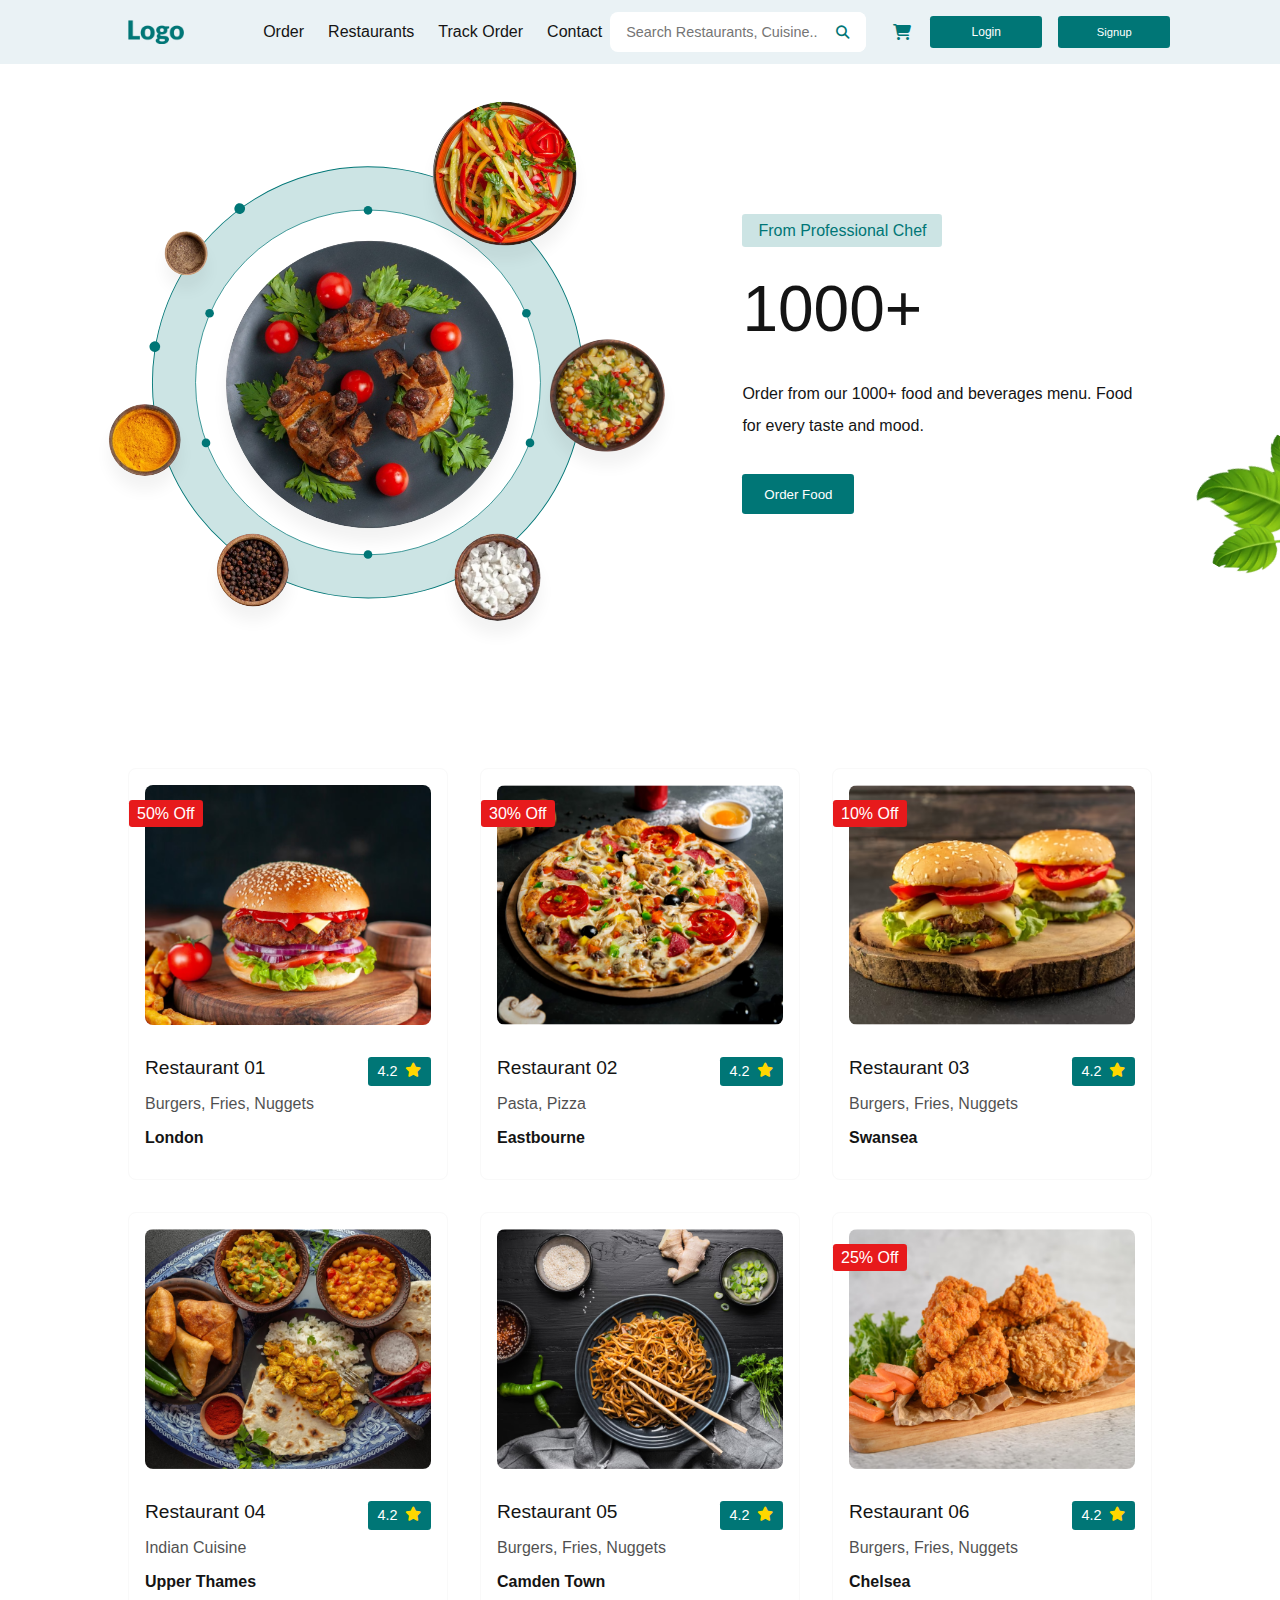
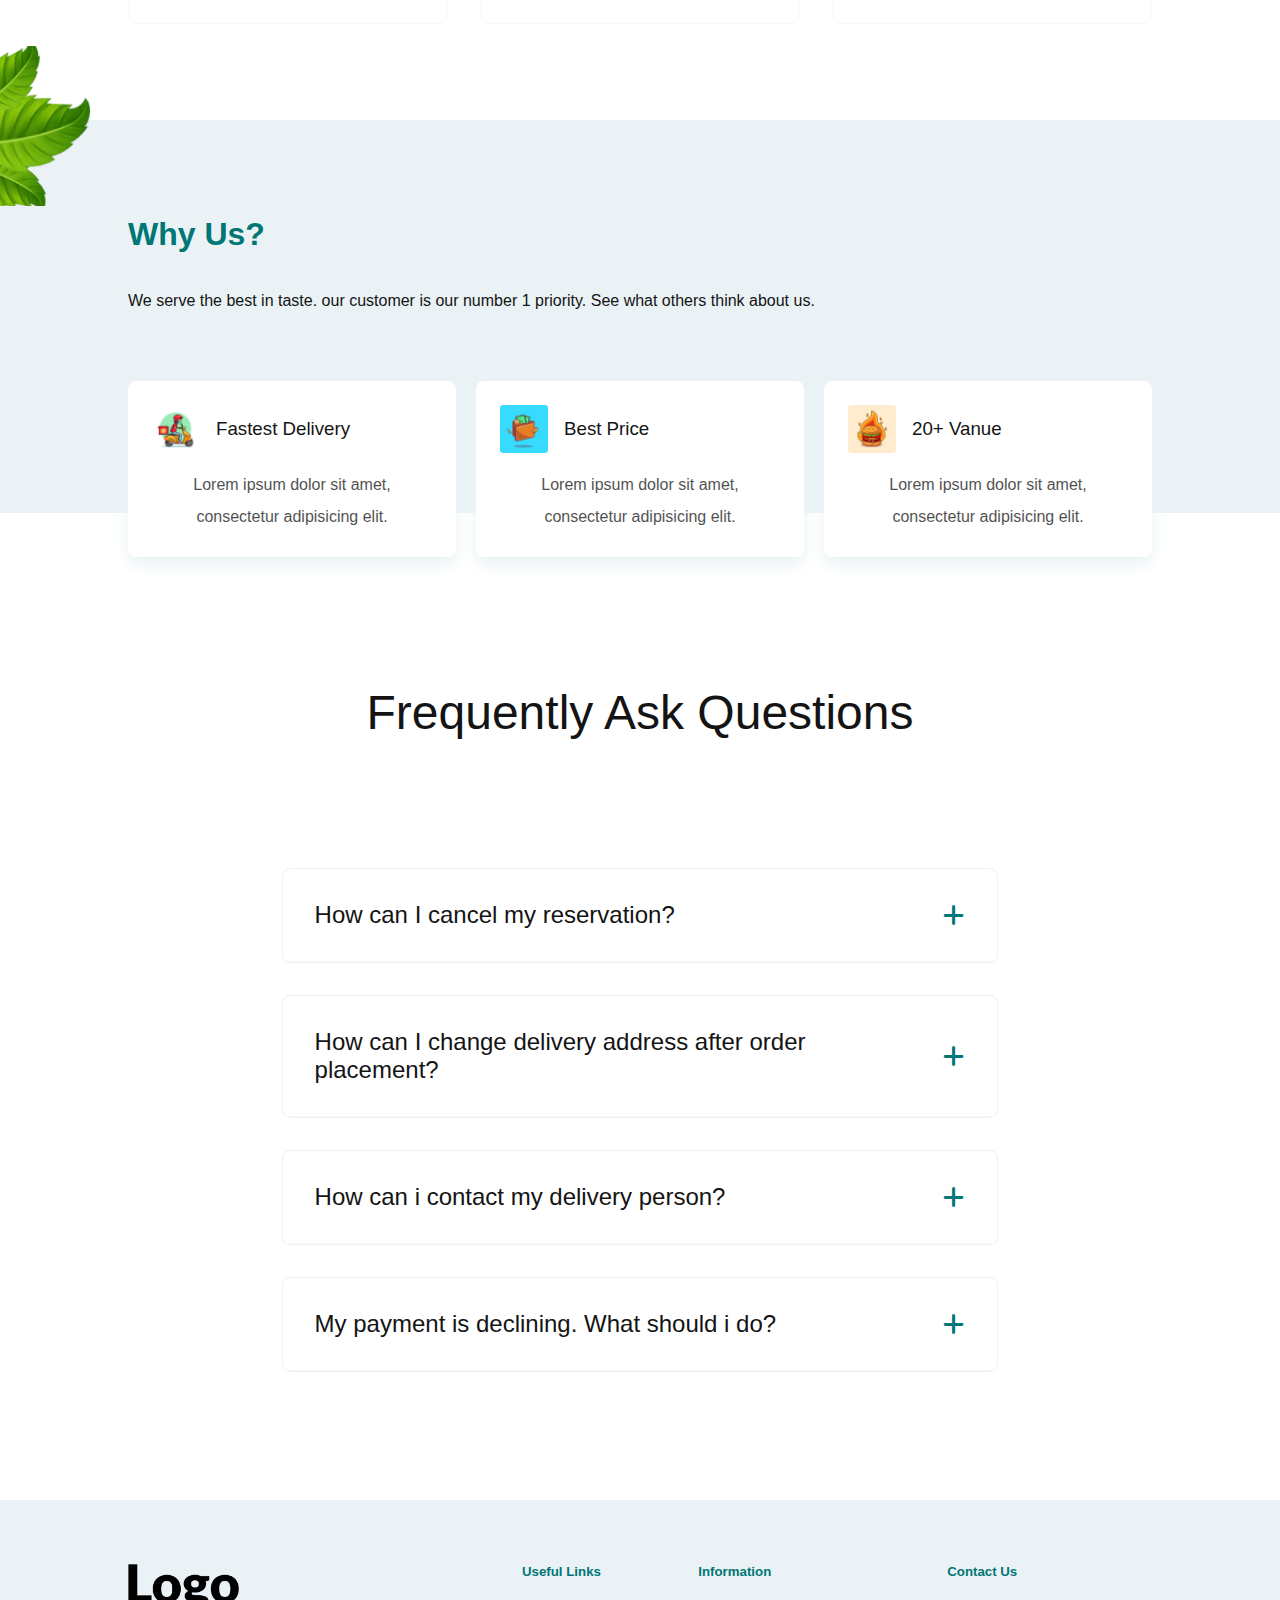
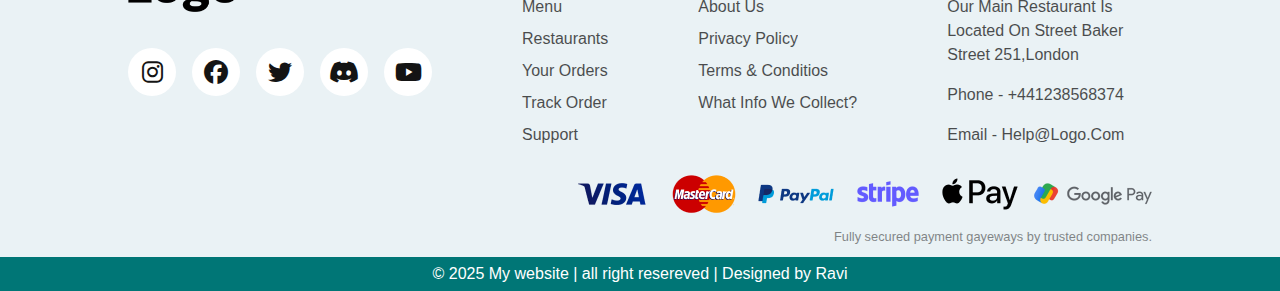
<file: index.html>
<!DOCTYPE html>
<html lang="en">
<head>
    <meta charset="UTF-8">
    <meta name="viewport" content="width=device-width, initial-scale=1.0">
    <title>Delivery Panda</title>
    <link rel="stylesheet" href="styles.css">
    <link rel="stylesheet" href="https://cdnjs.cloudflare.com/ajax/libs/font-awesome/6.7.2/css/all.min.css">
</head>
<body>
    
    <header>
        <nav class="navbar">
            <img src="img/logo.png" class="logo" alt="">

            <ul class="links-container">
                <li class="link-items"><a href="#" class="links">Order</a></li>
                <li class="link-items"><a href="#restaurant" class="links">Restaurants</a></li>
                <li class="link-items"><a href="#" class="links">Track Order</a></li>
                <li class="link-items"><a href="#footer" class="links">Contact</a></li>
            </ul>

            <div class="nav-extras">
                <div class="search">
                    <input type="text" class="search-box" placeholder="Search Restaurants, Cuisine....">
                    <button class="search-btn"><i class="fa-solid fa-magnifying-glass"></i></button>
                </div>

                <a href="cart.html" class="cart"><i class="fa-solid fa-cart-shopping"></i></a>
            </div>

            <a href="login.html" id="login-btn"><button class="login-btn">Login</button></a>
            <a href="signup.html" id="signup-btn"><button class="signup-btn">Signup</button></a>
            <button class="logout-btn" id="logout-btn" style="display: none;">Logout</button>
            

            
            <div class="nav-toggler">
                <span></span>
                <span></span>
                <span></span>
            </div>
        </nav>

       
    </header>

    <section id="restaurants-section">
        
        <div class="leaf-layer right">
            <img src="img/leafs.png" alt="">
        </div>

        <div class="section" >
            <div class="food-image-container">
                <div class="circle">
                    <span></span>
                    <span></span>
                    <span></span>
                    <span></span>
                    <span></span>
                    <span></span>
                </div>
                <div class="circle">
                    <span></span>
                    <span></span>
                    <span></span>
                    <span></span>
                    <span></span>
                    <span></span>
                </div>

                <div>
                    <img src="img/food-1.png" class="food-img" alt="">
                    <img src="img/food-2.png" class="food-img" alt="">
                    <img src="img/food-3.png" class="food-img" alt="">
                    <img src="img/food-4.png" class="food-img" alt="">
                    <img src="img/food-5.png" class="food-img" alt="">
                    <img src="img/food-6.png" class="food-img" alt="">
                    <img src="img/food-7.png" class="food-img" alt="">
                </div>
            </div>
            <div class="section-detail" >
                <span class="section-highlight">From Professional Chef</span>
                <p class="section-title">1000+</p>
                <p class="section-info">Order from our 1000+ food and beverages menu. Food for every taste and mood.</p>

                <button class="btn">Order Food</button>
            </div>
        </div>

        <div class="restaurants-container">
            <a href="restaurant.html?id=1" class="restaurant" id="restaurant">
                <p class="discount">50% Off</p>
                <div class="restaurant-thumbnail">
                    <img src="img/restaurant-1.png" class="restaurant-img" alt="">
                </div>
                <div class="restaurant-body">
                    <h3 class="restaurant-name">Restaurant 01</h3>
                    <p class="menu">Burgers, Fries, Nuggets</p>
                    <p class="place">London</p>
                    <span class="rating">4.2<i class="fa-solid fa-star"></i></span>
                </div>
            </a>

            <a href="restaurant.html?id=2" class="restaurant">
                <p class="discount">30% Off</p>
                <div class="restaurant-thumbnail">
                    <img src="img/restaurant-2.png" class="restaurant-img" alt="">
                </div>
                <div class="restaurant-body">
                    <h3 class="restaurant-name">Restaurant 02</h3>
                    <p class="menu">Pasta, Pizza</p>
                    <p class="place">Eastbourne</p>
                    <span class="rating">4.2<i class="fa-solid fa-star "></i></span>
                </div>
            </a>

            <a href="restaurant.html?id=3" class="restaurant">
                <p class="discount">10% Off</p>
                <div class="restaurant-thumbnail">
                    <img src="img/restaurant-3.png" class="restaurant-img" alt="">
                </div>
                <div class="restaurant-body">
                    <h3 class="restaurant-name">Restaurant 03</h3>
                    <p class="menu">Burgers, Fries, Nuggets</p>
                    <p class="place">Swansea</p>
                    <span class="rating">4.2<i class="fa-solid fa-star"></i></span>
                </div>
            </a>

            <a href="restaurant.html?id=4" class="restaurant">
                <div class="restaurant-thumbnail">
                    <img src="img/restaurant-4.png" class="restaurant-img" alt="">
                </div>
                <div class="restaurant-body">
                    <h3 class="restaurant-name">Restaurant 04</h3>
                    <p class="menu">Indian Cuisine</p>
                    <p class="place">Upper Thames</p>
                    <span class="rating">4.2<i class="fa-solid fa-star"></i></span>
                </div>
            </a>

            <a href="restaurant.html?id=5" class="restaurant">
                <div class="restaurant-thumbnail">
                    <img src="img/restaurant-5.png" class="restaurant-img" alt="">
                </div>
                <div class="restaurant-body">
                    <h3 class="restaurant-name">Restaurant 05</h3>
                    <p class="menu">Burgers, Fries, Nuggets</p>
                    <p class="place">Camden Town</p>
                    <span class="rating">4.2<i class="fa-solid fa-star"></i></span>
                </div>
            </a>

            <a href="restaurant.html?id=6" class="restaurant">
                <p class="discount">25% Off</p>
                <div class="restaurant-thumbnail">
                    <img src="img/restaurant-6.png" class="restaurant-img" alt="">
                </div>
                <div class="restaurant-body">
                    <h3 class="restaurant-name">Restaurant 06</h3>
                    <p class="menu">Burgers, Fries, Nuggets</p>
                    <p class="place">Chelsea</p>
                    <span class="rating">4.2<i class="fa-solid fa-star"></i></span>
                </div>
            </a>
        </div>

        <div class="leaf-layer left">
            <img src="img/leafs-left.png" alt="">
        </div>

    </section>

    <section id="about-section">

        <div class="about">
            <h2 class="about-title">Why Us?</h2>

            <p class="about-info">We serve the best in taste. our customer is our number 1 priority. See what others think about us.</p>
        
            <div class="service-container">

                <div class="service">
                    <div class="service-title">
                        <img src="img/fastest-delivery.png" class="service-img" alt="">
                        <h3 class="service-name">Fastest Delivery</h3>
                    </div>
                    <p class="service-detail">Lorem ipsum dolor sit amet, consectetur adipisicing elit.</p>
                </div>

                <div class="service">
                    <div class="service-title">
                        <img src="img/best-prices.png" class="service-img" alt="">
                        <h3 class="service-name">Best Price</h3>
                    </div>
                    <p class="service-detail">Lorem ipsum dolor sit amet, consectetur adipisicing elit.</p>
                </div>

                <div class="service">
                    <div class="service-title">
                        <img src="img/20+ restaurant.png" class="service-img" alt="">
                        <h3 class="service-name">20+ Vanue</h3>
                    </div>
                    <p class="service-detail">Lorem ipsum dolor sit amet, consectetur adipisicing elit.</p>
                </div>
                
            </div>
        </div>
    </section>

    <section id="faq-section">

        <h1 class="section-title">Frequently Ask Questions</h1>

        <div class="faq">
            <div class="question-box">
                <h3 class="question">How can I cancel my reservation?</h3>
                <i class="fa-solid fa-plus"></i>
            </div>
            <div class="answer-box">
                <p class="answer">Lorem ipsum dolor sit amet consectetur, adipisicing elit. Officia nisi, totam, cum, excepturi commodi adipisci dignissimos numquam iste provident tempora aperiam! Eligendi ab, inventore eveniet quae molestiae voluptates tempora accusantium?</p>
            </div>
        </div>
        <div class="faq">
            <div class="question-box">
                <h3 class="question">How can I change delivery address after order placement?</h3>
                <i class="fa-solid fa-plus"></i>
            </div>
            <div class="answer-box">
                <p class="answer">Lorem ipsum dolor sit amet consectetur, adipisicing elit. Officia nisi, totam, cum, excepturi commodi adipisci dignissimos numquam iste provident tempora aperiam! Eligendi ab, inventore eveniet quae molestiae voluptates tempora accusantium?</p>
            </div>
        </div>
        <div class="faq">
            <div class="question-box">
                <h3 class="question">How can i contact my delivery person?</h3>
                <i class="fa-solid fa-plus"></i>
            </div>
            <div class="answer-box">
                <p class="answer">Lorem ipsum dolor sit amet consectetur, adipisicing elit. Officia nisi, totam, cum, excepturi commodi adipisci dignissimos numquam iste provident tempora aperiam! Eligendi ab, inventore eveniet quae molestiae voluptates tempora accusantium?</p>
            </div>
        </div>
        <div class="faq">
            <div class="question-box">
                <h3 class="question">My payment is declining. What should i do?</h3>
                <i class="fa-solid fa-plus"></i>
            </div>
            <div class="answer-box">
                <p class="answer">Lorem ipsum dolor sit amet consectetur, adipisicing elit. Officia nisi, totam, cum, excepturi commodi adipisci dignissimos numquam iste provident tempora aperiam! Eligendi ab, inventore eveniet quae molestiae voluptates tempora accusantium?</p>
            </div>
        </div>

    </section>

    <section id="footer">

        <div class="company-info">
            <img src="img/footer-logo.png" class="logo" alt="">

            <div class="social-links">
                <a href="#"><i class="fa-brands fa-instagram"></i></a>
                <a href="#"><i class="fa-brands fa-facebook"></i></a>
                <a href="#"><i class="fa-brands fa-twitter"></i></a>
                <a href="#"><i class="fa-brands fa-discord"></i></a> 
                <a href="#"><i class="fa-brands fa-youtube"></i></a> 
            </div>
        </div>

        <div class="useful-links footer-links-container">

            <h5 class="footer-links-title">Useful Links</h5>
            <a href="#" class="footer-links">Menu</a>
            <a href="#" class="footer-links">Restaurants</a>
            <a href="#" class="footer-links">Your Orders</a>
            <a href="#" class="footer-links">Track Order</a>
            <a href="#" class="footer-links">Support</a>

        </div>

        
        <div class="information footer-links-container">

            <h5 class="footer-links-title">information</h5>
            <a href="#" class="footer-links">About Us</a>
            <a href="#" class="footer-links">Privacy Policy</a>
            <a href="#" class="footer-links">Terms & Conditios</a>
            <a href="#" class="footer-links">What info we collect?</a>
             
        </div>
        
        <div class="contact footer-links-container">
    
            <h5 class="footer-links-title">Contact Us</h5>
            <p class="footer-text">Our main restaurant is located on street baker street 251,London</p>
            <p class="footer-text">Phone - +441238568374</p>
            <p class="footer-text">Email - help@logo.com</p>
    
        </div>

        <div class="payment-partners">

            <img src="img/visa.png" alt="">
            <img src="img/master-card.png" alt="">
            <img src="img/paypal.png" alt="">
            <img src="img/stripe.png" alt="">
            <img src="img/apple-pay.png" alt="">
            <img src="img/google-pay.png" alt="">
        </div>

        <p class="payment-partners-text">Fully secured payment gayeways by trusted companies.</p>

        <p class="copyright">&copy 2025 My website | all right resereved | Designed by Ravi</p>

    </section>
    
    <script src="index.js"></script> 
    <script src="app.js"></script>


</body>
</html>
</file>
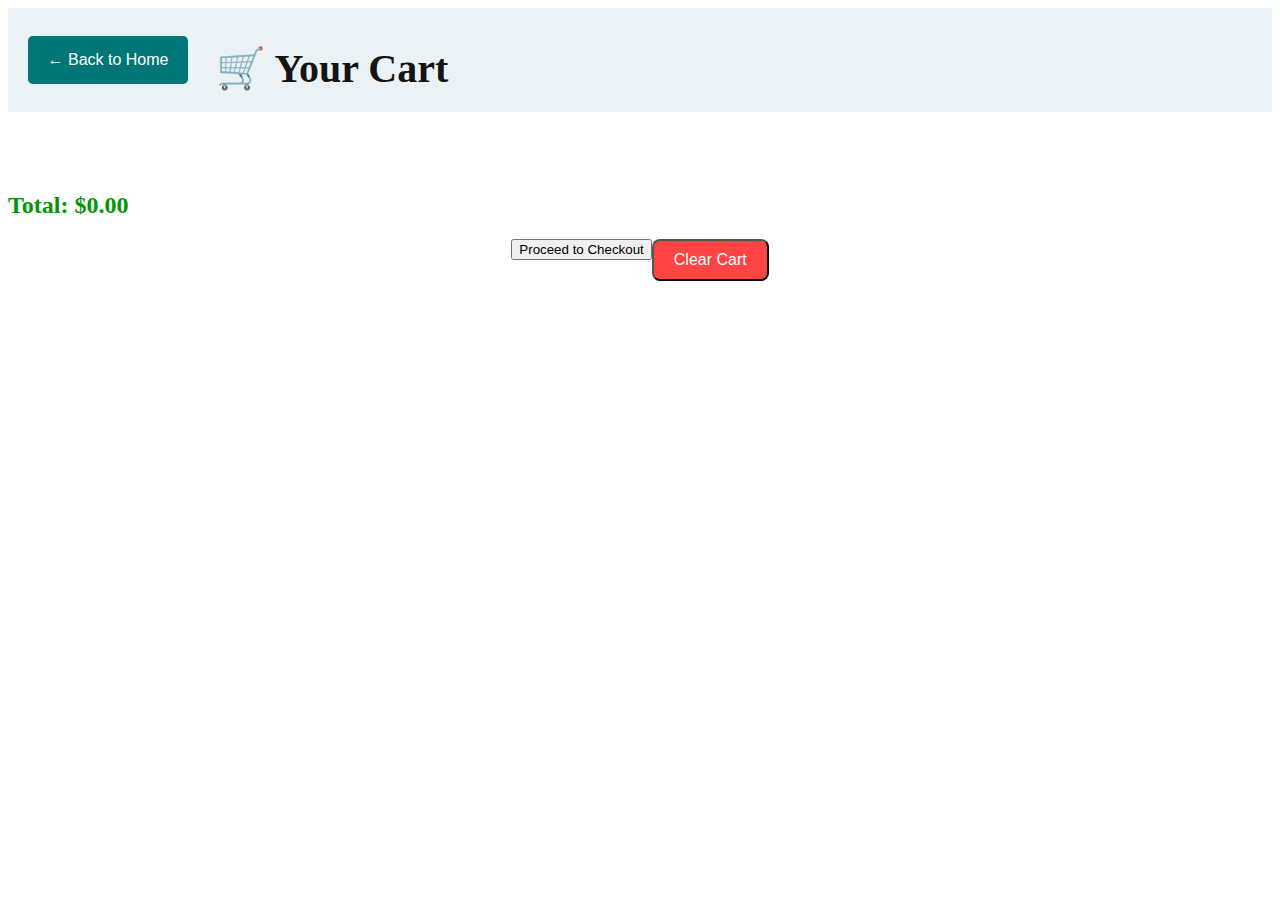
<file: cart.html>
<!DOCTYPE html>
<html lang="en">
<head>
    <meta charset="UTF-8">
    <meta name="viewport" content="width=device-width, initial-scale=1.0">
    <title>Shopping Cart</title>
    <link rel="stylesheet" href="page.css">
</head>
<body>

    <header>
        <a href="index.html" ><button class="bck-btn">← Back to Home</button></a>
        <h1>🛒 Your Cart</h1>
    </header>

    <ul id="cart-list"></ul>
    <h2 id="total">Total: $<span id="total-price">0.00</span></h2>

    <div>
       <a href="checkout.html"> <button id="checkout-button" class="checkout-btn">Proceed to Checkout</button></a>
        <button class="clear-btn" onclick="clearCart()">Clear Cart</button>
    </div>
    <script>
        function loadCart() {
            let cart = JSON.parse(localStorage.getItem("cart")) || [];
            let cartList = document.getElementById("cart-list");
            let totalPrice = 0;

            cartList.innerHTML = "";
            cart.forEach((item, index) => {
                let li = document.createElement("li");
                li.innerHTML = `${item.name} - $${item.price.toFixed(2)} 
                <button onclick="removeItem(${index})">Remove</button>`;
                cartList.appendChild(li);
                totalPrice += item.price;
            });

            document.getElementById("total-price").innerText = totalPrice.toFixed(2);
        }

        function removeItem(index) {
            let cart = JSON.parse(localStorage.getItem("cart")) || [];
            cart.splice(index, 1);
            localStorage.setItem("cart", JSON.stringify(cart));
            loadCart();
        }

        function clearCart() {
            localStorage.removeItem("cart");
            loadCart();
        }

        document.addEventListener("DOMContentLoaded", loadCart);
    </script>

</body>
</html>
</file>
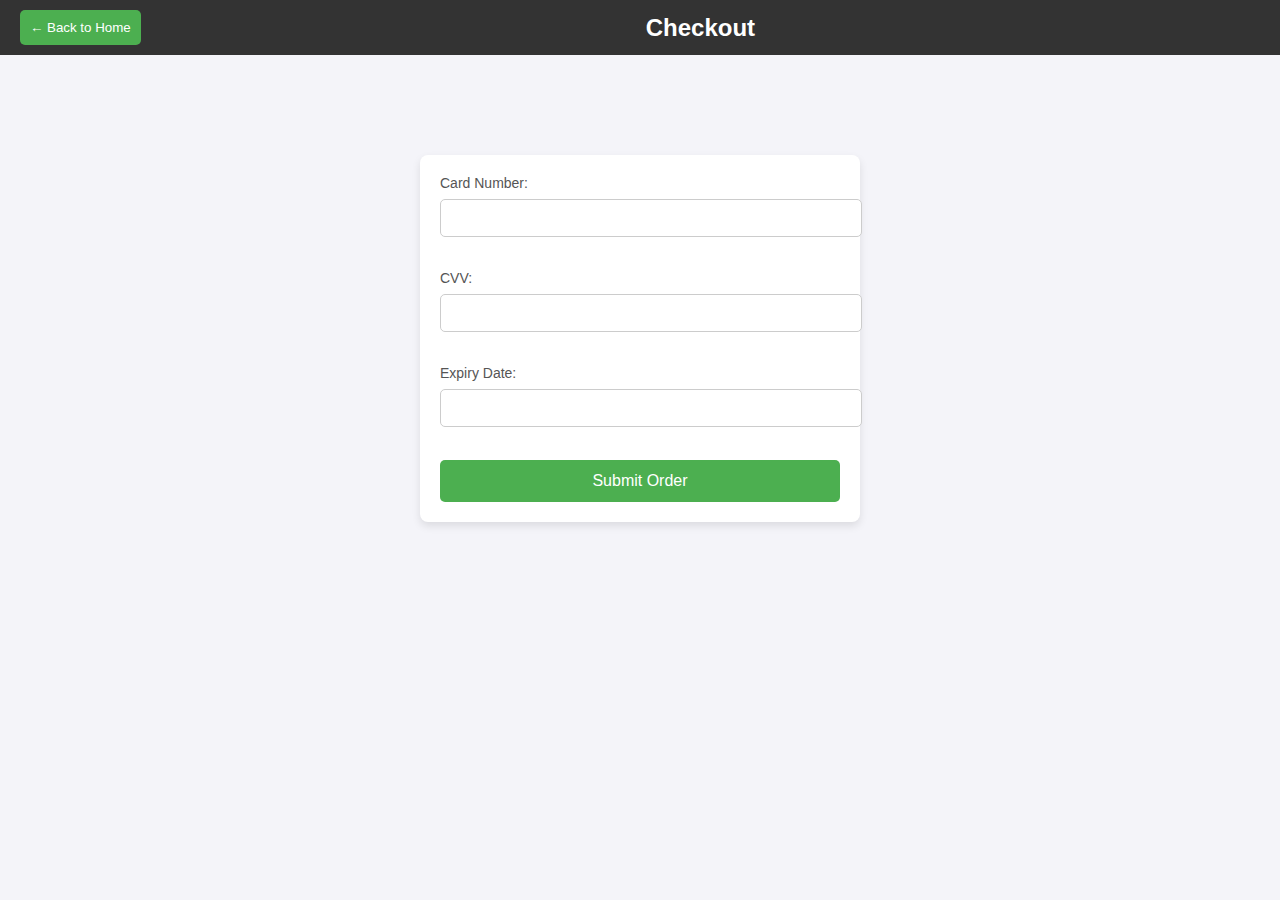
<file: checkout.html>
<!DOCTYPE html>
<html lang="en">
<head>
    <meta charset="UTF-8">
    <meta name="viewport" content="width=device-width, initial-scale=1.0">
    <title>Checkout</title>
    <link rel="stylesheet" href="checkout.css">
</head>
<body>

    <header>
        <a href="cart.html" ><button class="bck-btn">← Back to Home</button></a>
        <h1>Checkout</h1>
    </header>
    <form id="checkout-form">
        <label for="card-number">Card Number:</label>
        <input type="text" id="card-number" name="card-number" required><br><br>

        <label for="cvv">CVV:</label>
        <input type="text" id="cvv" name="cvv" required><br><br>

        <label for="expiry-date">Expiry Date:</label>
        <input type="text" id="expiry-date" name="expiry-date" required><br><br>

        <button type="submit">Submit Order</button>
    </form>

    <script>
        document.getElementById("checkout-form").addEventListener("submit", function(event) {
            event.preventDefault(); 
            const confirmation = confirm("Your order has been received! Do you want to confirm the payment?");
            if (confirmation) {
                alert("Order Confirmed! Thank you for your purchase.");
            } else {
                alert(" Cancelled.");
            }
        });
    </script>

</body>
</html>
</file>
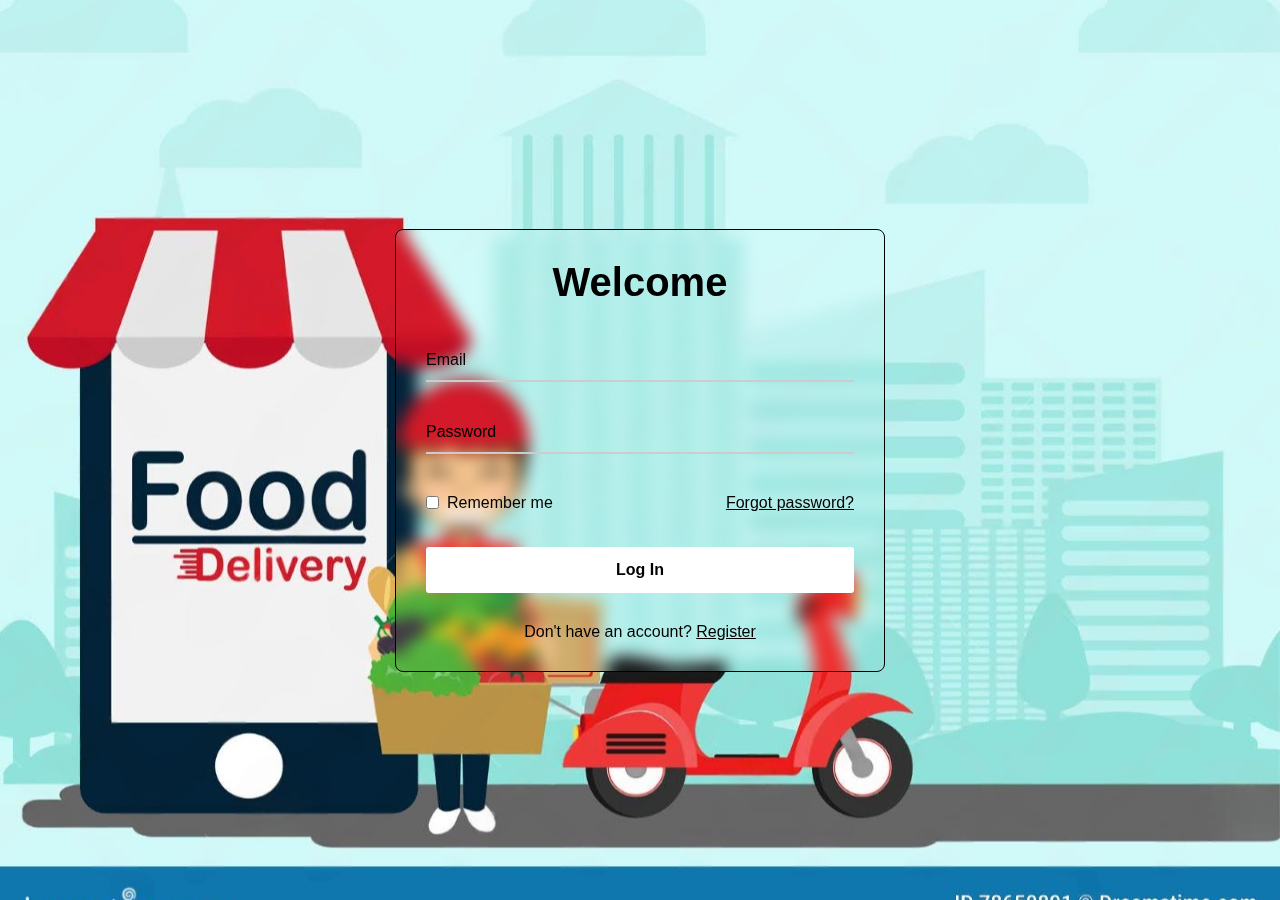
<file: login.html>
<!DOCTYPE html>
<html>
<head>
    <link rel="stylesheet" href="styles-form.css">
</head>

<body>
    <div class="wrapper">
        <form id="login-form">
            <h2>Welcome</h2>
            <div class="input-field">
                <input type="text" id="email" name="email" required>
                <label>Email</label>
            </div>
            <div class="input-field">
                <input type="password" id="password" name="password" required>
                <label>Password</label>
            </div>
            <div class="forget">
                <label for="remember">
                    <input type="checkbox" id="remember">
                    <p>Remember me</p>
                </label>
                <a href="#">Forgot password?</a>
            </div>
            <button type="submit">Log In</button>
            <p id="error-message" style="color: red;"></p>
            <div class="register">
                <p>Don't have an account?
                    <a href="signup.html">Register</a>
                </p>
            </div>
        </form>
    </div>

    <script src="login.js"></script>
</body>
</html>
</file>
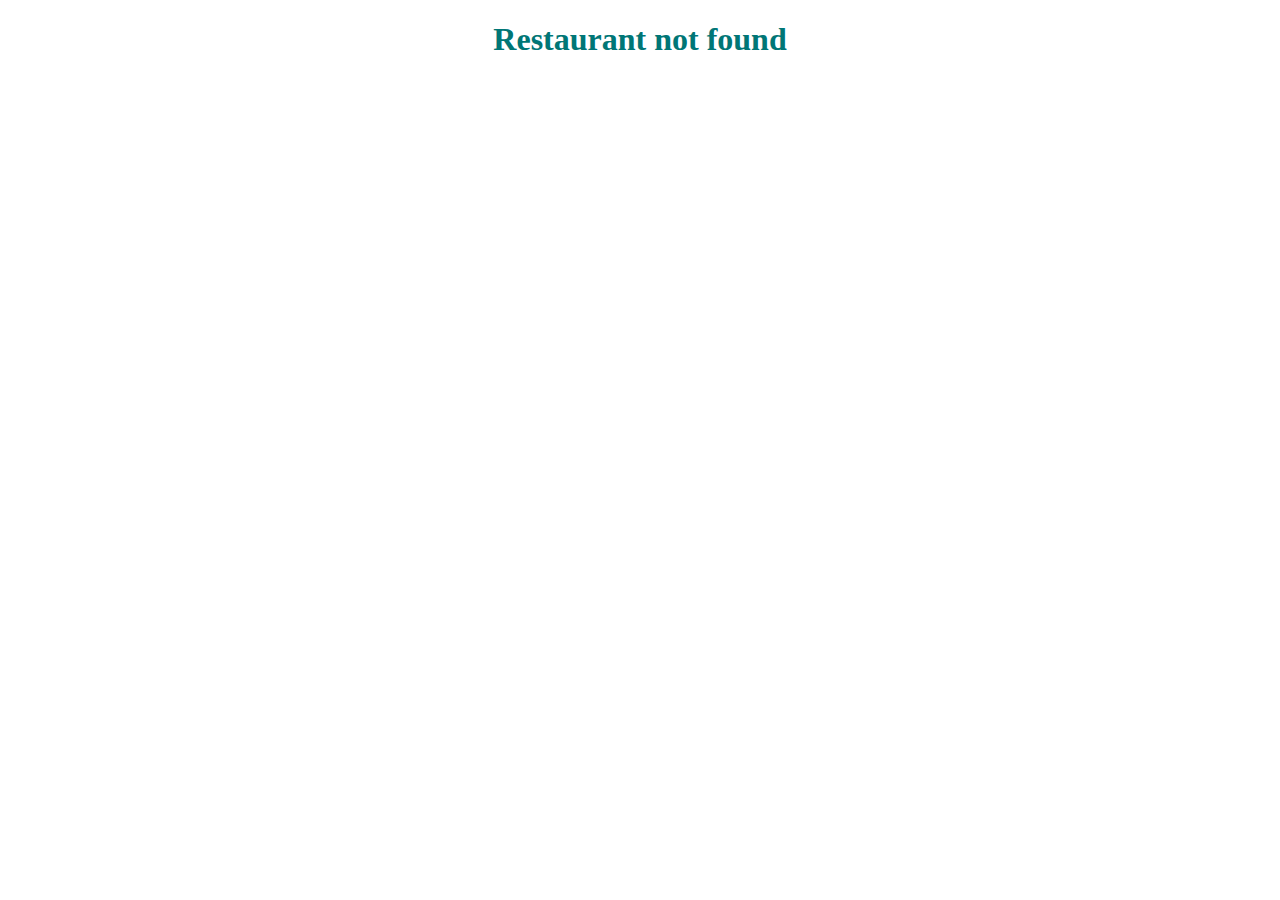
<file: restaurant.html>
<!DOCTYPE html>
<html lang="en">
<head>
    <meta charset="UTF-8">
    <meta name="viewport" content="width=device-width, initial-scale=1.0">
    <title>Restaurant Menu</title>
    <link rel="stylesheet" href="page.css">
</head>
<body>

    <header>
        <a href="index.html" ><button class="bck-btn">← Back to Restaurants</button></a>
        <h1 id="restaurant-name"></h1>
    </header>

    <section id="menu">
        <h2>Menu</h2>
        <div id="menu-items"></div>
    </section>

    <div class="view-cart-container"><a href="cart.html"><button class="view-btn">View Cart</button></a></div>

    <script src="menuData.js"></script>
    <script src="restaurant.js"></script>
</body>
</html>
</file>
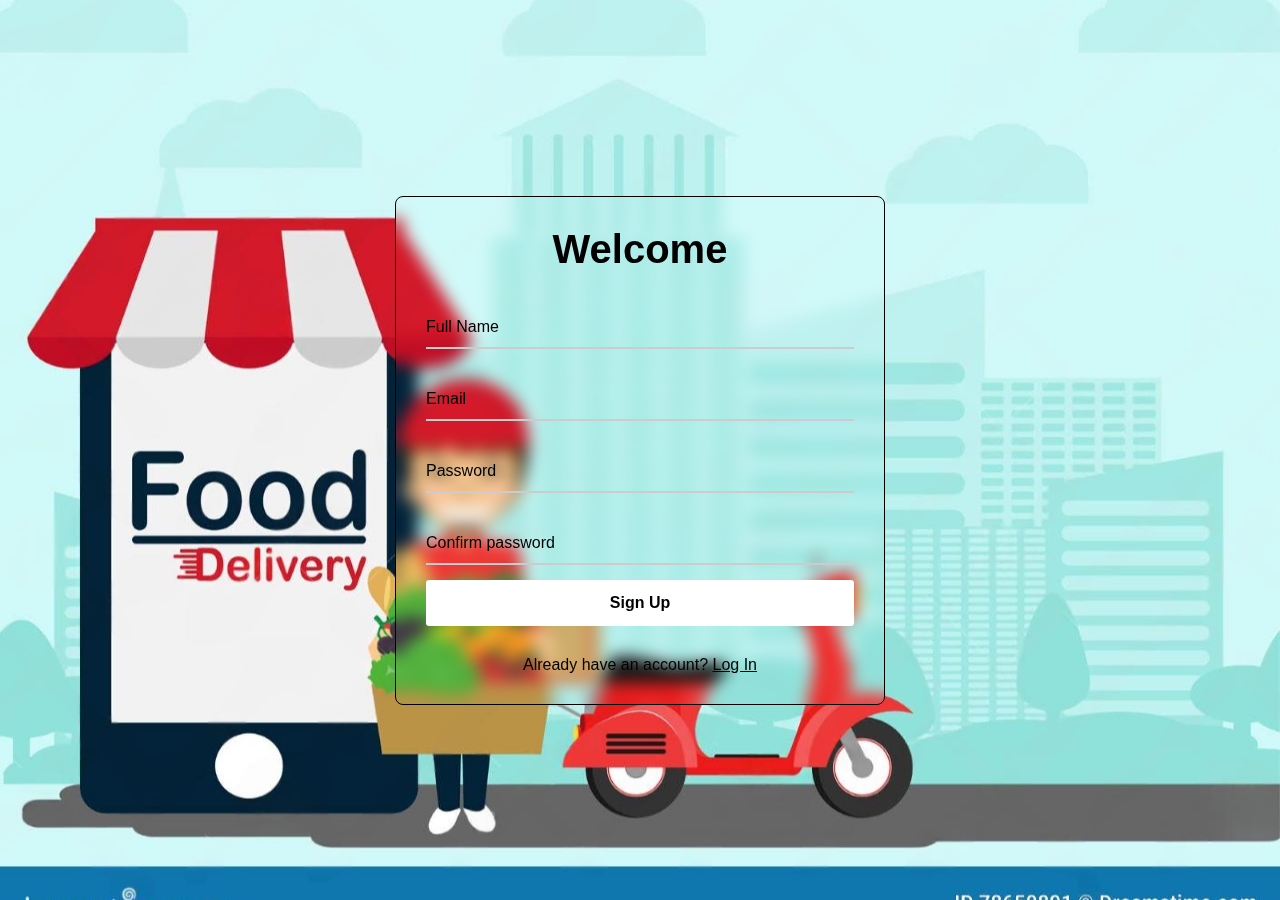
<file: signup.html>
<!DOCTYPE html>
<html>
    <head>
        <link rel="stylesheet" href="styles-form.css">
    </head>
    
<body>
<div class="wrapper">
        <form action="#">
            <h2>Welcome</h2>

            <div class="input-field">
                <input type="text" required>
                <label >Full Name</label>
            </div>
            <div class="input-field">
                <input type="text" required>
                <label >Email</label>
            </div>
            <div class="input-field">
                <input type="password" required>
                <label >Password</label>
            </div>
            <div class="input-field">
                <input type="password" required>
                <label >Confirm password</label>
            </div>
            <button type="submit">Sign Up</button>
            <div class="register">
                <p>Already have an account?
                <a href="login.html">Log In</a>
            </p>
            </div>
        </form>
</div>
</body>
</html>
</file>
<file: styles.css>
*{
    margin: 0;
    padding: 0;
    box-sizing: border-box;
}

:root{

    --accent-color: #eaf2f5;
    --primary-text-color: #141414;
    --secondary-text-color: #007676;
    --light-text-color: #fff;
    --primary-color: #fff;
    --secondary-color: #007676;
    --alpha-secondary-color:rgba(0, 118, 118, 0.2);
    --discount-color:#E71A1C;
    --card-hover-bg-color:#F9F9F9;
    --border-color:#f9f9f9;
    --box-shadow-color: var(--accent-color);
    --shadow: rgba(0, 0, 0, 0.05);
    --box-shadow:rgba(0,0, 0, 0.25);
    --discount-banner-background-overlay: linear-gradient(rgba(0, 118, 118, 0.8), rgba(O, 118, 118, 0.8));
    --phone-app-shadow: #C7E1EB;
    --alpha-primary-color: rgba(255, 255, 255, 0.5);
    --rating-color: #ffa800;

    --transition-curve: cubic-bezier(0.36, -0.21, 0.16, 1.97);

}

html{
    font-size: 16px;
    overflow-x: hidden;
}

body{
    font-family: 'Segoe UI', Tahoma, Geneva, Verdana, sans-serif ;
    color: var(--primary-text-color);
    background: var(--primary-color);
    overflow-x: hidden ;
}

.navbar{
    position: fixed;
    top: 0;
    left: 0;
    width: 100%;
    height: 4rem;
    display: flex;
    align-items: center;
    padding: 0 10vw;
    z-index: 9;
    background: var(--accent-color);
}

.navbar a {
    white-space: nowrap; 
}

.nav-toggler{
    display: none;
}

.logo{
    height: 1.5rem;
    margin-left: 0;
}

.links-container{
    display: flex;
    gap: .5rem;
    list-style: none;
    margin-left: 7%;
}

.links{
    color: var(--primary-text-color);
    text-decoration: none;
    text-transform: capitalize;
    padding: .5rem .5rem;
    transition: .2s;
}

.links:hover{
    color: var(--secondary-text-color);
}

.nav-extras{
    display: flex;
    align-items: center;
    margin-left: auto;
    gap: 1rem;
}

.search{
    position: relative;
    width: 20vw;
    min-width: 150px;
    height: 2.5rem;
    border-radius: .5rem;
    overflow: hidden;
}

.search-box{
    width: 100%;
    height: 100%;
    background: var(--primary-color) ;
    border: none;
    padding: 1rem;
    outline: none;
    font-size: .9rem;
}

.search-btn{
    position: absolute;
    border: none;
    right: 0;
    width: 3rem;
    height: 100%;
    text-align: center;
    cursor: pointer;
    color: var(--secondary-text-color);
    background: var(--primary-color);
}

.cart{
    width: 2.5rem;
    height: 2.5rem;
    color: var(--secondary-text-color);
    border-radius: 100%;
    display: flex;
    justify-content: center;
    align-items: center;
    text-decoration: none;
    transition: .5s;
}

.cart:hover{
    background: var(--alpha-secondary-color);
}

.login-btn{
    margin: 0.5rem;
    height: 2rem;
    width: 7rem;
    background-color: var(--secondary-color);
    color: var(--light-text-color);
    border: none;
    padding: .2rem 0.5rem;
    font-size: 75%;
    border-radius: .2rem;
    transition: .2s;
}

.login-btn:hover{
    cursor: pointer;
    opacity: 0.9;
}
.logout-btn{
    margin: 0.5rem;
    height: 2rem;
    width: 7rem;
    background-color: var(--secondary-color);
    color: var(--light-text-color);
    border: none;
    padding: .2rem 0.5rem;
    font-size: 75%;
    border-radius: .2rem;
    transition: .2s;
}

.logout-btn:hover{
    cursor: pointer;
    opacity: 0.9;
}

.signup-btn{
    margin: 0.5rem;
    height: 2rem;
    width: 7rem;
    background-color: var(--secondary-color);
    color: var(--light-text-color);
    border: none;
    padding: .2rem 0.5rem;
    font-size: 70%;
    border-radius: .2rem;
    transition: .2s;
}

.signup-btn:hover{
    cursor: pointer;
    opacity: 0.9;
}


.section{
    width: 100%;
    padding: 2rem 0 5rem;
    display: flex;
    justify-content: space-between;
    align-items: center;
}

.section-detail{
    width: 40%;
    min-width: 300px;
    margin-left: auto;
}

.section-highlight{
    padding: .5rem 1rem;
    border-radius: .2rem;
    background: var(--alpha-secondary-color);
    color: var(--secondary-color);
}

.section-title{
    margin: 2rem 0;
    font-size: 4rem;
}

.section-info{
    line-height: 2rem;
    margin-bottom: 2rem;
}

.food-image-container{
    transform: scale(0.8);
}
section{
    position: relative;
    padding: 6rem 10vw;
}

.btn{
    height: 2.5rem;
    width: 7rem;
    background-color: var(--secondary-color);
    color: var(--light-text-color);
    border: none;
    padding: .5rem 1rem;
    border-radius: .2rem;
    transition: .2s;
}

.btn:hover{
    cursor: pointer;
}

.food-image-container{
    min-width: 30rem;
    min-height: 30rem;
    position: relative;
    transform: scale(0.9) translateY(1rem);
}

.circle{
    position: absolute;
    width: 100%;
    height: 100%;
    top: 50%;
    left: 50%;
    border-radius: 100%;
    transform: translate(-50%, -50%) scale(0.8);
    background: var(--primary-color);
    border: .1rem solid var(--secondary-color);
}

.circle span{
    position: absolute;
    width: .75rem;
    height: .75rem;
    border-radius: 100%;
    background: var(--secondary-color);
    transform: translate(-50%, -50%);
}

.circle span:nth-child(1){
    top: 0;
    left: 50%;
}
.circle span:nth-child(2){
    top: 30%;
    left: 4%;
}
.circle span:nth-child(3){
    top: 30%;
    right: 1.5%;
}
.circle span:nth-child(4){
    bottom: 30%;
    left: 3%;
}
.circle span:nth-child(5){
    bottom: 30%;
    right: 0.5%;
}
.circle span:nth-child(6){
    bottom: -2.5%;
    left: 50%;
}

.circle:nth-child(2){
    background: var(--alpha-secondary-color);
    z-index: -1;
    transform: translate(-50%, -50%) scale(1) rotate(30deg);
}

.food-img{
    position: absolute;
    border-radius: 100%;
    box-shadow: 0 1rem 1rem var(--shadow);
    width: 10rem;
}

.food-img:nth-child(1){
    width: 20rem;
    top: 17%;
    left: 17%;

}
.food-img:nth-child(2){
    width: 12srem;
    top: -15%;
    left: 65%;
    
}
.food-img:nth-child(3){
    width: 8rem;
    top: 40%;
    left: 92%;
    
}
.food-img:nth-child(4){
    width: 6rem;
    top: 85%;
    left: 70%;
    
}
.food-img:nth-child(5){
    width: 5rem;
    top: 85%;
    left: 15%;
    
}
.food-img:nth-child(6){
    width: 5rem;
    top: 55%;
    left: -10%;
    
}
.food-img:nth-child(7){
    width: 3rem;
    top: 15%;
    left: 3%;
}

.restaurants-container{
    margin-top: 5rem;
    display: grid;
    grid-template-columns: repeat(3, 1fr);
    gap: 2rem;
}

.restaurant{
    position: relative;
    padding: 1rem;
    width: 100%;
    text-decoration: none;
    color: var(--primary-text-color);
    border-radius:  .5rem;
    border: .1rem solid var(--border-color);
}

.discount{
    position: absolute;
    color: var(--light-text-color);
    padding: .3rem .5rem;
    background: var(--discount-color);
    border-radius: .2rem;
    left: 0;
    top: 7.5%;
    z-index: 2;
}

.restaurant-thumbnail{
    position: relative;
    width: 100%;
    height: 15rem;
    overflow: hidden;
    border-radius: .5rem;
}

.restaurant-img{
    width: 100%;
    height: 100%;
    object-fit: cover;
    border-radius: .25rem;
    transition: transform .5s var(--transition-curve);
}

.restaurant:hover .restaurant-img{
    transform: scale(1.1);
}

.restaurant-body{
    margin: 2rem 0 1rem;

position: relative;}

.restaurant-name{
    font-size: 1.2rem;
    text-transform: capitalize;
    font-weight: 400;
    margin: 1rem 0;
}

.menu{

    width: 80%;
    opacity: .75;
    overflow: hidden;
    white-space: nowrap;
    text-overflow: ellipsis;
    margin: 1rem 0;
}

.place{
    font-weight: 700;
    text-transform: capitalize;
}



.rating{
    position: absolute;
    right: 0;
    top: 0;
    padding: .4rem .6rem;
    color: var(--light-text-color);
    background: var(--secondary-color);
    font-size: .9rem;
    display: flex;
    gap: .5rem;
    border-radius: .2rem;

   
}

.rating .fa-solid.fa-star{
    color: gold;
}

.restaurant:hover{
    background: var(--card-hover-bg-color);
}

.leaf-layer{
    position: absolute;
    width: 10rem;
    height: 10rem;
    overflow: hidden;
    z-index: 2;
}

.leaf-layer img{
    width: 100%;
    height: 100%;
    object-fit: cover;
}

.leaf-layer.right{
    right: -5%;
    top: 25%;
    transform: scale(0.9) rotate(30deg);
}

.leaf-layer.left{
    left: -5%;
    bottom: -5%;
    transform: scale(1) rotate(0deg);
}

#about-section{
    padding-bottom: 0;
}
#about-section::before{
    content: '';
    position: absolute;
    top: 0;
    left: 0;
    width: 100%;
    height: 90%;
    background: var(--accent-color);
    z-index: -1;
}


.about {
    width: 100%;
    max-width: 100%;
    margin: auto;
}

.about-title{
    font-size: 2rem;
    text-transform: capitalize;
    color: var(--secondary-text-color);
}

.about-info{
    margin: 2rem 0 4rem;
    line-height: 2rem; 
}

.service-container {
    display: flex;  
    justify-content: space-around; 
    align-items: center; 
    gap: 20px; 
    flex-wrap: nowrap; 
} 

.service {
    flex: 1; 
    background: var(--primary-color);
    max-width: 400px; 
    text-align: center;
    background-color: #fff;
    padding: 1.5rem;
    border-radius: .5rem;
    box-shadow: 0 .5rem 1rem var(--box-shadow-color);
}

.service-title{
    display: flex;
    gap: 1rem;
    align-items: center;
}

.service-img{
    width: 3rem;
    height: 3rem;
    border-radius: .2rem;
}

.service-name{
    font-weight: 400;
}
.service-detail{
    margin-top: 1rem;
    line-height: 2rem;
    opacity: .75;
}

#faq-section .section-title{
    text-align: center;
    margin-bottom: 8rem;
    font-weight: 400;
    font-size: 3rem;
}

.faq{
    margin: auto;
    width: 70%;
    border-radius: .5rem;
    border: .1rem solid var(--accent-color);
    position: relative;
    margin-bottom: 2rem;
    box-shadow: 0 .2rem 3 rem var(--box-shadow-color);
}

.question-box{
    display: flex;
    gap: 1rem;
    justify-content: space-between;
    align-items: center;
    padding: 2rem;
    cursor: pointer;
}

.question{
    font-weight: 400;
    font-size: 1.5rem;
}

.question-box i{
    font-size: 1.5rem;
    text-align: center;
    transition: .25s;
    color: var(--secondary-text-color);
}

.answer-box{
    display: grid;
    grid-template-rows: 0fr;
    transition: .5s;
    border-top: .1rem solid var(--border-color);
}

.answer{
    overflow: hidden;
    line-height: 2rem;
    padding: 0 2rem;
}
.faq.active .question-box i{
   rotate: 45deg; 
}

.faq.active .answer-box{
    grid-template-rows: 1fr;
    padding: 2rem 0;
}

#footer{
    position: relative;
    padding: 4rem 10vw 8rem;
    display: flex;
    gap: 5%;
    background: var(--accent-color) ;

}

.company-info .logo{
    height: 3rem;
    margin-bottom: 2rem;
}

.social-links{
    display: flex;
    gap: 1rem;
}

.social-links a{
    width: 3rem;
    height: 3rem;
    padding: .5rem;
    border-radius: 100%;
    background: var(--primary-color);
    display: flex;
    justify-content: center;
    align-items: center;
    text-decoration: none;
    color: var(--primary-text-color);
    font-size: 1.5rem;
    transition: .5s;
}

.footer-links-container{
    margin-left: auto;
}
.footer-links-container.contact{
    width: 20%;
}

.footer-links-title{
    text-transform: capitalize;
    margin-bottom: 1rem;
    color: var(--secondary-text-color);
}

.footer-links, .footer-text{
    color: var(--primary-text-color);
    text-decoration: none;
    margin-bottom: .5rem;
    display: block;
    line-height: 1.5rem;
    opacity: 0.75;
    text-transform: capitalize;
}

.footer-links:hover{
    opacity: 1;
    color: var(--secondary-text-color);
}

.footer-text{
    margin-bottom: 1rem;

}

.payment-partners{
    position: absolute;
    display: flex;
    gap: 1rem;
    right: 10vw;
    bottom: 20%;
}

.payment-partners-text{
    position: absolute;
    bottom: 12%;
    opacity: 0.5;
    right: 10vw;
    font-size: .8rem;
}

.copyright{
    position: absolute;
    width: 100%;
    left: 0;
    bottom: 0;
    text-align: center;
    padding: .5rem;
    color: var(--light-text-color);
    background: var(--secondary-color);
}

@media(min-width: 1440px){
    html{
        font-size: 20px;
    }
}

@media(min-width: 2000px){
    html{
        font-size: 25px;
    }
}

@media(max-width: 1440px){
    html{
        font-size: 16px;
    }
}

@media(max-width: 1200px){
    html{
        font-size: 14.5px;
    }

    #hero-section{
        min-height:auto;
        padding: 10rem 10vw;
    }

    .hero-img-container{
        transform: scale(0.85) translateX(2rem);
    }

    .hero-img:nth-child(1){
        width: 18rem;
        left: -5%;
        top: -5%;

    }

    .hero-img:nth-child(2){
        width: 15rem;
        right: -9%;
        top: 17%;
    }
    .hero-img:nth-child(3){
        width: 12rem;
        left: 55%;
        bottom: -20%;
    }
 
    .leaf-layer{
        transform: scale(0.85) translateX(4rem);
    }

    .food-image-container{
        transform: scale(0.75) translateX(-6rem);
    }

    .restaurants-container{
        gap: 1.2rem;
    }


    .faq{
        width: 100%;
    }
}

@media(max-width:998px){
    html{
        font-size: 13.5px;
    }

    section, footer{
        padding: 3rem 7vw;
    }

    .navbar{
        padding: 0 7vw;
    }

    .food-image-container{
        transform: scale(0.8) translateX(-10%);
    }

    .food-img:nth-child(2){
        width: 9rem;
        left: 65%;
        top: -15%;
    }
    .food-img:nth-child(3){
        width: 7rem;
        left: 92%;
    }
    .food-img:nth-child(4){
        width: 5.5rem;
        left: 70%;
    }
    .food-img:nth-child(5){
        width: 4.5rem;
        left: 15%;
    }
    .food-img:nth-child(6){
        width: 4rem;
        left: -5%;
    }

    .about{
        padding: 5rem 10vw;
    }

    .about-info{
        width: 70%;
    }

    #about-section::before{
        height: 80%;
    }

    .service{
        margin-bottom: 0;
    }

    #footer{
        padding: 5vw;
        padding-bottom: 5rem;
        flex-direction: column;
        gap: 2.5rem;
    }

    .footer-links-container{
        margin-left: 0;
        display: flex;
        gap: 1rem;
        flex-wrap: wrap;
    }

    .footer-links-title{
        display: block;
        min-width: 100%;
        margin-bottom: 0;
    }

    .footer-links-container.contact{
        width: 100%;
    }

    .company-info .logo{
        margin-bottom: 2rem;
    }

    .download-btn-group{
        margin-top: 2rem;
    }

    .payment-partners{
        position: relative;
        flex-wrap: wrap;
        right: auto;
    }

    .payment-partners-text{
        right: auto;
        position: relative;
    }
}

@media(max-width: 820px){

    .nav-toggler{
        display: block;
        width: 2.5rem;
        height: 2.5rem;
        position: relative;
        cursor: pointer;
        transition: 0.5s ease-out;
    }

    .nav-toggler span{
        position: absolute;
        top: 50%;
        left: 50%;
        transform: translate(-50%, -50%);
        width: 70%;
        height: .1rem;
        border-radius: 1rem;
        background: var(--secondary-color);
        transition: .5s ease-out;
    }

    .nav-toggler span:nth-child(1){
        top: 30%;
    }
    .nav-toggler span:nth-child(3){
        top: 70%;
    }

    .nav-toggler.active span:nth-child(1){
        top: 50%;
        transform: translate(-50%, -50%) rotate(45deg);
    }

    .nav-toggler.active span:nth-child(3){
        top: 50%;
        transform: translate(-50%, -50%) rotate(-45deg);
    }

    .nav-toggler.active span:nth-child(2){
        width: 0;
    }

    .links-container{
        display: block;
        left: 0;
        top: 100%;
        width: 100%;
        margin-left: 0;
        position: absolute;
        background: var(--accent-color);
        transition: .5s;
        z-index: -1;
        height: 0;
        overflow: hidden;
    }

    .links-container.active{
        height: 15rem;
    }

    .links-container .link-items{
        text-align: right;
    }
    .links-container .links{
        display: block;
        padding: 1.2rem 10vw;
    }

    .links-container .links:hover{
        background: var(--primary-color);
        color: var(--secondary-text-color);

    }

    .food-image-container{
        transform: scale(0.8) translateX(-5%);
    }

    .section{
        flex-direction: column;
        gap: 4rem;
    }

    .section-detail{
        width: 90%;
        margin: auto;
    }

    .restaurants-container{
        grid-template-columns: repeat(2, 1fr);
    }

    .leaf-layer.right{
        right: -10%;
    }

    .leaf.left{
        display: none;
    }
}

@media (max-width: 500px){

    .login-btn, .signup-btn {
        padding: 5px 2px;  
        font-size: 14px;    
        width: 20%;
    }

    .food-image-container{
        transform: scale(0.7) translateX(-5%);
    }

    .restaurants-container{
        grid-template-columns: 1fr;
    }
    
    .service-container {
        flex-direction: column; 
        align-items: center;  
    }
    
    .service {
        width: 90%; 
        max-width: 350px; 
    }
}
</file>
<file: page.css>
:root{

    --accent-color: #eaf2f5;
    --primary-text-color: #141414;
    --secondary-text-color: #007676;
    --light-text-color: #fff;
    --primary-color: #fff;
    --secondary-color: #007676;
    --alpha-secondary-color:rgba(0, 118, 118, 0.2);
    --discount-color:#E71A1C;
    --card-hover-bg-color:#F9F9F9;
    --border-color:#f9f9f9;
    --box-shadow-color: var(--accent-color);
    --shadow: rgba(0, 0, 0, 0.05);
    --box-shadow:rgba(0,0, 0, 0.25);
    --discount-banner-background-overlay: linear-gradient(rgba(0, 118, 118, 0.8), rgba(O, 118, 118, 0.8));
    --phone-app-shadow: #C7E1EB;
    --alpha-primary-color: rgba(255, 255, 255, 0.5);
    --rating-color: #ffa800;

    --transition-curve: cubic-bezier(0.36, -0.21, 0.16, 1.97);

}

header {
    display: flex;
    align-items: center; 
    gap: 20px; 
    padding: 10px 20px;
    background: var(--accent-color);
}

h1{
    padding: 0rem;
    text-align: center;
    color: var(--secondary-text-color);
} 

#cart-list{
    margin-top: 5rem;
    color: var(--secondary-text-color);
    text-transform: capitalize;
    text-align:center;
    padding: 2rem;
    list-style: none;
    line-height: 2rem;
}

#cart-list li:nth-child(odd) {
    background-color: lightgreen; 
    width: 100%;
}

#cart-list li:nth-child(even) {
    background-color: white; 
} 

.bck-btn{
    margin: 0.5rem;
    height: 3rem;
    width: 10rem;
    margin-left: 0;
    background: var(--secondary-color);
    color: var(--light-text-color);
    border: none;
    padding: .2rem 0.5rem;
    font-size: 1rem;
    border-radius: .3rem;
}

.bck-btn:hover{
    cursor: pointer;
    opacity: 0.9;
}

.view-btn{
    margin: 0.5rem;
    height: 3rem;
    width: 10rem;
    background: var(--secondary-color);
    color: var(--light-text-color);
    padding: .2rem 0.5rem;
    font-size: 1rem;
    border: none;
    border-radius: .3rem;
}

.view-cart-container {
    display: flex;
    justify-content: center; 
    margin-top: 30px; 
}

.view-btn:hover{
    cursor: pointer;
    opacity: 0.9;
}

header h1 {
    font-size: 2.5em;
    color: var(--primary-text-color);
    margin-bottom: 10px;
    justify-content: center;
    display: grid;
}

#menu {
    margin-top: 40px;
    text-align: center;
}

#menu h2 {
    font-size: 2em;
    color: var(--secondary-text-color);
    margin-bottom: 20px;
}

#menu-items {
    display: block; 
    margin: 0 auto;
    width: 100%;
    max-width: 800px; 
}

.menu-item {
    background-color: var(--accent-color);
    border: 1px solid #ddd;
    border-radius: 5px;
    padding: 15px;
    width: 100%; 
    text-align: center;
    display: flex; 
    justify-content: space-between; 
    align-items: center;
    margin-bottom: 20px; 
    box-shadow: 0 4px 6px rgba(0, 0, 0, 0.1);
    transition: transform 0.2s ease;
    
}

.menu-item button:hover {
    transform: translateY(-2px);
}

.menu-item h3 {
    font-size: 1.5em;
    color: #2c3e50;
    margin-top: 10px;
}

.menu-item p {
    font-size: 1.2em;
    color: var(--primary-text-color);
    margin-bottom: 15px;
}

.menu-item button {
    background-color: var(--secondary-text-color);
    color: #fff;
    padding: 10px 20px;
    border: none;
    cursor: pointer;
    font-size: 1.2rem;
    border-radius: 5px;
    transition: background-color 0.3s ease;
}

.menu-item button:hover {
    background-color: #2ecc71;
    opacity: 0.9;
}

#cart-list {
    list-style-type: none;
    padding: 0;
    width: 100%;
}

#cart-list li {
    display: flex;
    justify-content: space-between;
    align-items: center;
    background-color: #f8f8f8;
    padding: .5rem 0; 
    margin: .3rem 0 ;
    border-radius: 5px;
    width: 100%;
}

#cart-list li:nth-child(odd) {
    background-color: #e0e0e0;
}

#cart-list li button {
    background-color: #ff4444;
    color: white;
    padding: 5px 10px;
    cursor: pointer;
    border-radius: 5px;
    margin-left: auto;
}

#cart-list li button:hover {
    background-color: #cc0000;
}

.clear-btn {
    padding: 10px 20px;
    background-color: #ff4444;
    color: white;
    cursor: pointer;
    font-size: 1rem;
    border-radius: .5rem;
    display: flex;
    align-items: center;
}

.clear-btn:hover {
    background-color: #cc0000;
}
div {
    display: flex;
    justify-content: center; 
    margin-top: 20px; 
}

#total{
    color: rgb(3, 151, 3);
}
</file>
<file: checkout.css>
body {
    font-family: Arial, sans-serif;
    background-color: #f4f4f9;
    margin: 0;
    padding: 0;
}

header {
    display: flex;
    align-items: center;
    justify-content: space-between;
    background-color: #333;
    color: white;
    padding: 10px 20px;
}

header h1 {
    margin: 0;
    text-align: center;
    flex-grow: 3;
    font-size: 24px;
}

.bck-btn {
    padding: 10px;
    background-color: #4CAF50;
    color: white;
    border: none;
    border-radius: 5px;
    cursor: pointer;
}

.bck-btn:hover {
    background-color: #45a049;
}

#checkout-form {
    width: 400px;
    background-color: white;
    padding: 20px;
    margin: 100px auto;
    border-radius: 8px;
    box-shadow: 0 4px 8px rgba(0, 0, 0, 0.1);
}

#checkout-form h2 {
    text-align: center;
    color: #333;
}

#checkout-form label {
    font-size: 14px;
    color: #555;
    display: block;
    margin-bottom: 8px;
}

#checkout-form input {
    width: 100%;
    padding: 10px;
    margin-bottom: 15px;
    border-radius: 5px;
    border: 1px solid #ccc;
    font-size: 14px;
}

#checkout-form button {
    width: 100%;
    padding: 12px;
    background-color: #4CAF50;
    color: white;
    border: none;
    border-radius: 5px;
    font-size: 16px;
    cursor: pointer;
    transition: background-color 0.3s;
}

#checkout-form button:hover {
    background-color: #45a049;
}

.view-btn {
    background-color: #4CAF50;
    color: white;
    padding: 12px 20px;
    border: none;
    border-radius: 5px;
    cursor: pointer;
    font-size: 16px;
    display: block;
    margin: 20px auto;
}

.view-btn:hover {
    background-color: #45a049;
}

.alert {
    background-color: #4CAF50;
    color: white;
    padding: 15px;
    border-radius: 5px;
    margin-top: 20px;
    text-align: center;
    font-weight: bold;
    display: none; 
}

#total {
    text-align: center;
    font-size: 18px;
    margin-top: 20px;
    color: #333;
}

#cart-list {
    list-style: none;
    padding: 0;
}

#cart-list li {
    background-color: #fff;
    padding: 10px;
    margin: 5px 0;
    border-radius: 5px;
    box-shadow: 0 2px 4px rgba(0, 0, 0, 0.1);
    display: flex;
    justify-content: space-between;
    align-items: center;
}

#cart-list button {
    background-color: #ff6f61;
    color: white;
    padding: 5px 10px;
    border: none;
    border-radius: 5px;
    cursor: pointer;
}

#cart-list button:hover {
    background-color: #e65a4e;
}

.clear-btn {
    background-color: #ff6f61;
    color: white;
    padding: 12px 20px;
    border: none;
    border-radius: 5px;
    font-size: 16px;
    cursor: pointer;
    display: block;
    margin: 30px auto;
}

.clear-btn:hover {
    background-color: #e65a4e;
}
</file>
<file: styles-form.css>
*{
    margin: 0;
    padding: 0;
    box-sizing: border-box;
    font-family: sans-serif;
}
body{
    width: 100%;
    display: flex;
    align-items: center;
    justify-content: center;
    min-height: 100vh;
    padding: 0 10px;
    color: white;
}
body::before {
    content: "";
    position: absolute;
    width: 100%;
    height: 100%;
    background: url("login.png"),#000;
    background-position: center ;
    background-size: cover ;
    z-index: -1;
}
.wrapper {
    width: 490px;
    border-radius: 8px;
    padding: 30px;
    text-align: center;
    border: 1px solid black;
    backdrop-filter: blur(8px);
}

form {
    display: flex;
    flex-direction: column;
}

h2 {
    font-size: 2.5rem;
    margin-bottom: 20px;
    color: black;

}

.input-field {
    position: relative;
    border-bottom: 2px solid #ccc;
    margin: 15px 0;
}

.input-field label{
    position: absolute;
    color: black;
    top: 50%;
    left: 0;
    transform: translateY(-50%);
    font-size: 16px;
    pointer-events: none;
    transition: 0.15s ease;
}
.input-field input {
    width: 100%;
    height: 40px;
    color: black;
    background: transparent;
    border: none;
    outline: none;
    font-size: 16px;
}

.input-field input:focus~label,
.input-field input:valid~label{
    font-size: 0.8rem;
    top: 10px;
    transform: translateY(-120%);
}
.forget{
    display: flex;
    align-items: center;
    justify-content: space-between;
    margin: 25px 0 35px 0;
    color: black;
}
#remember{
    accent-color: black;
}
.forget label{
    display: flex;
    align-items: center;
}
.forget label p{
    margin-left: 8px;

}
.wrapper a{
    color: black;
    text-decoration: underline;
}

button{
    background: #fff;
    color: #000;
    font-weight: 600;
    border: none;
    padding: 12px 20px;
    cursor: pointer;
    border-radius: 3px;
    font-size: 16px;
    border: 2px solid transparent;
    transition: 0.3s ease;
}
.register{
    text-align: center;
    margin-top: 30px;
    color: black;
}

.submit:hover{
    opacity: 1;
}
</file>
